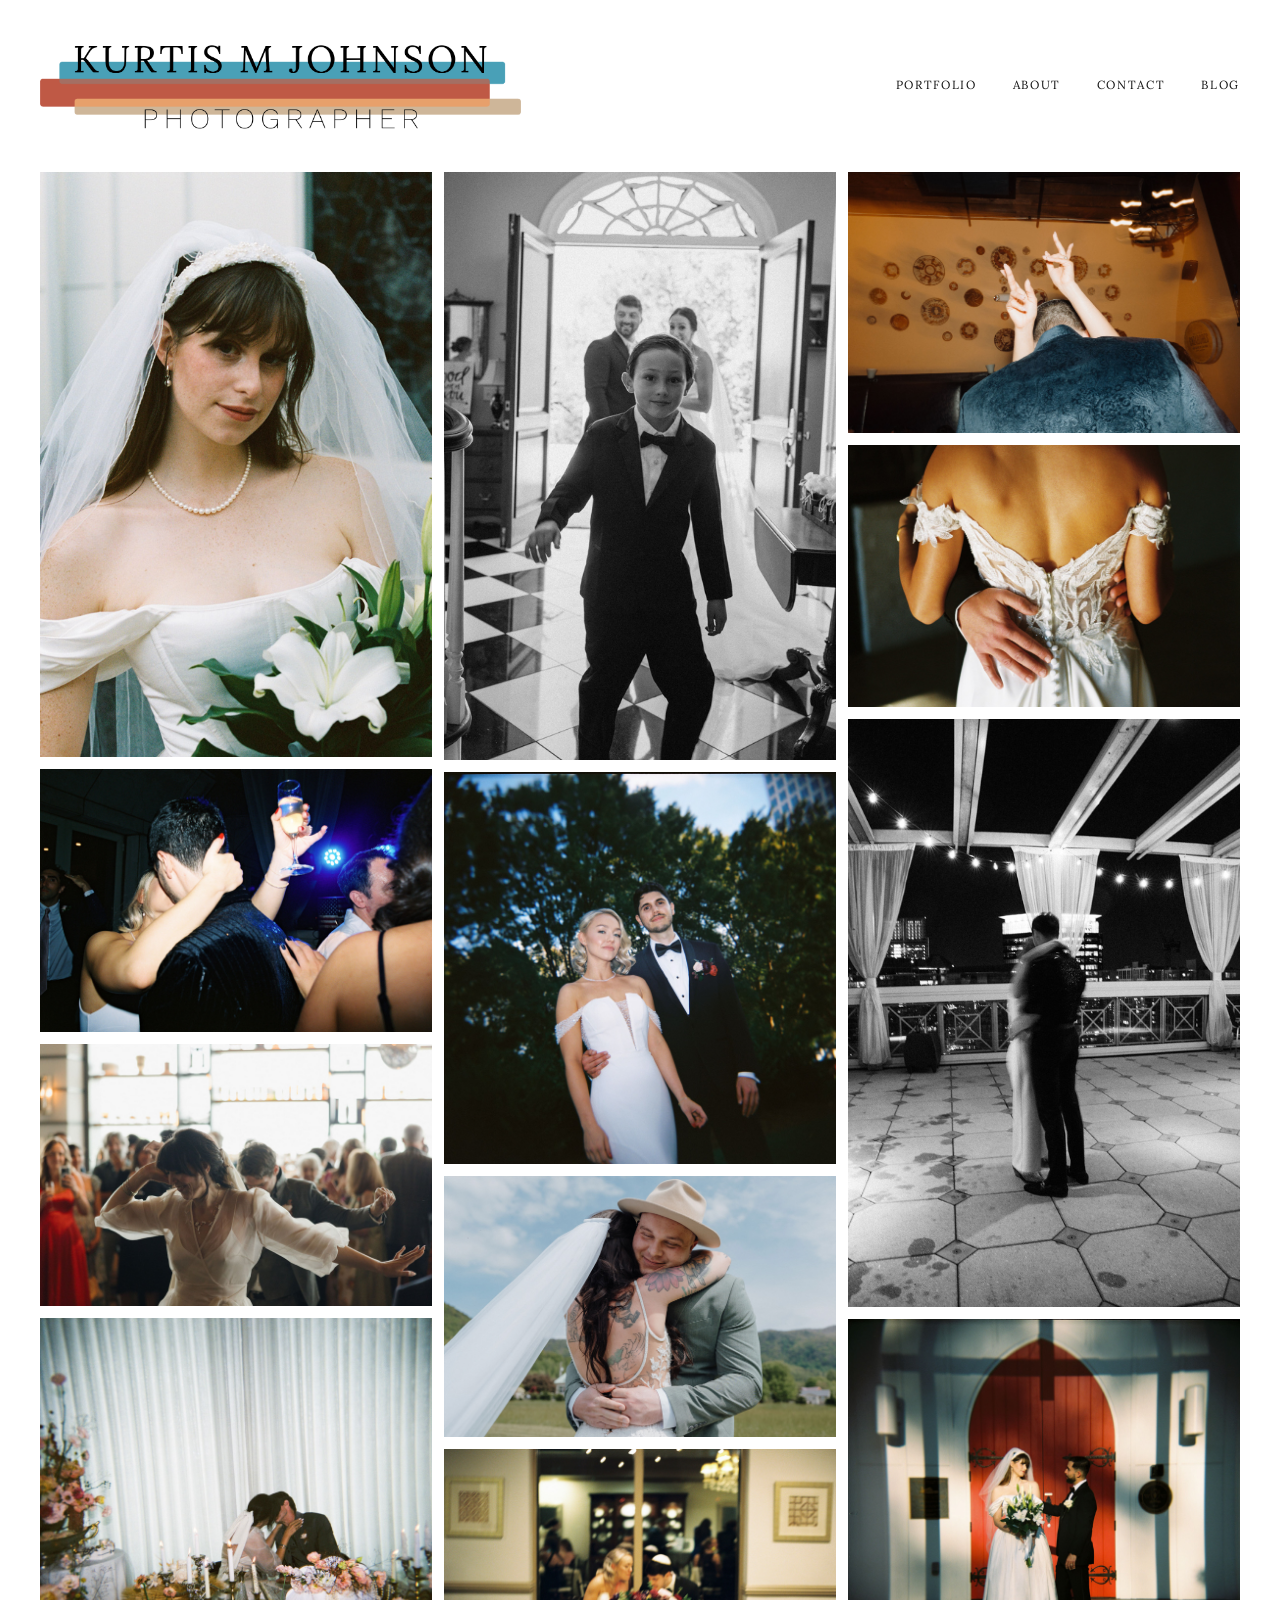
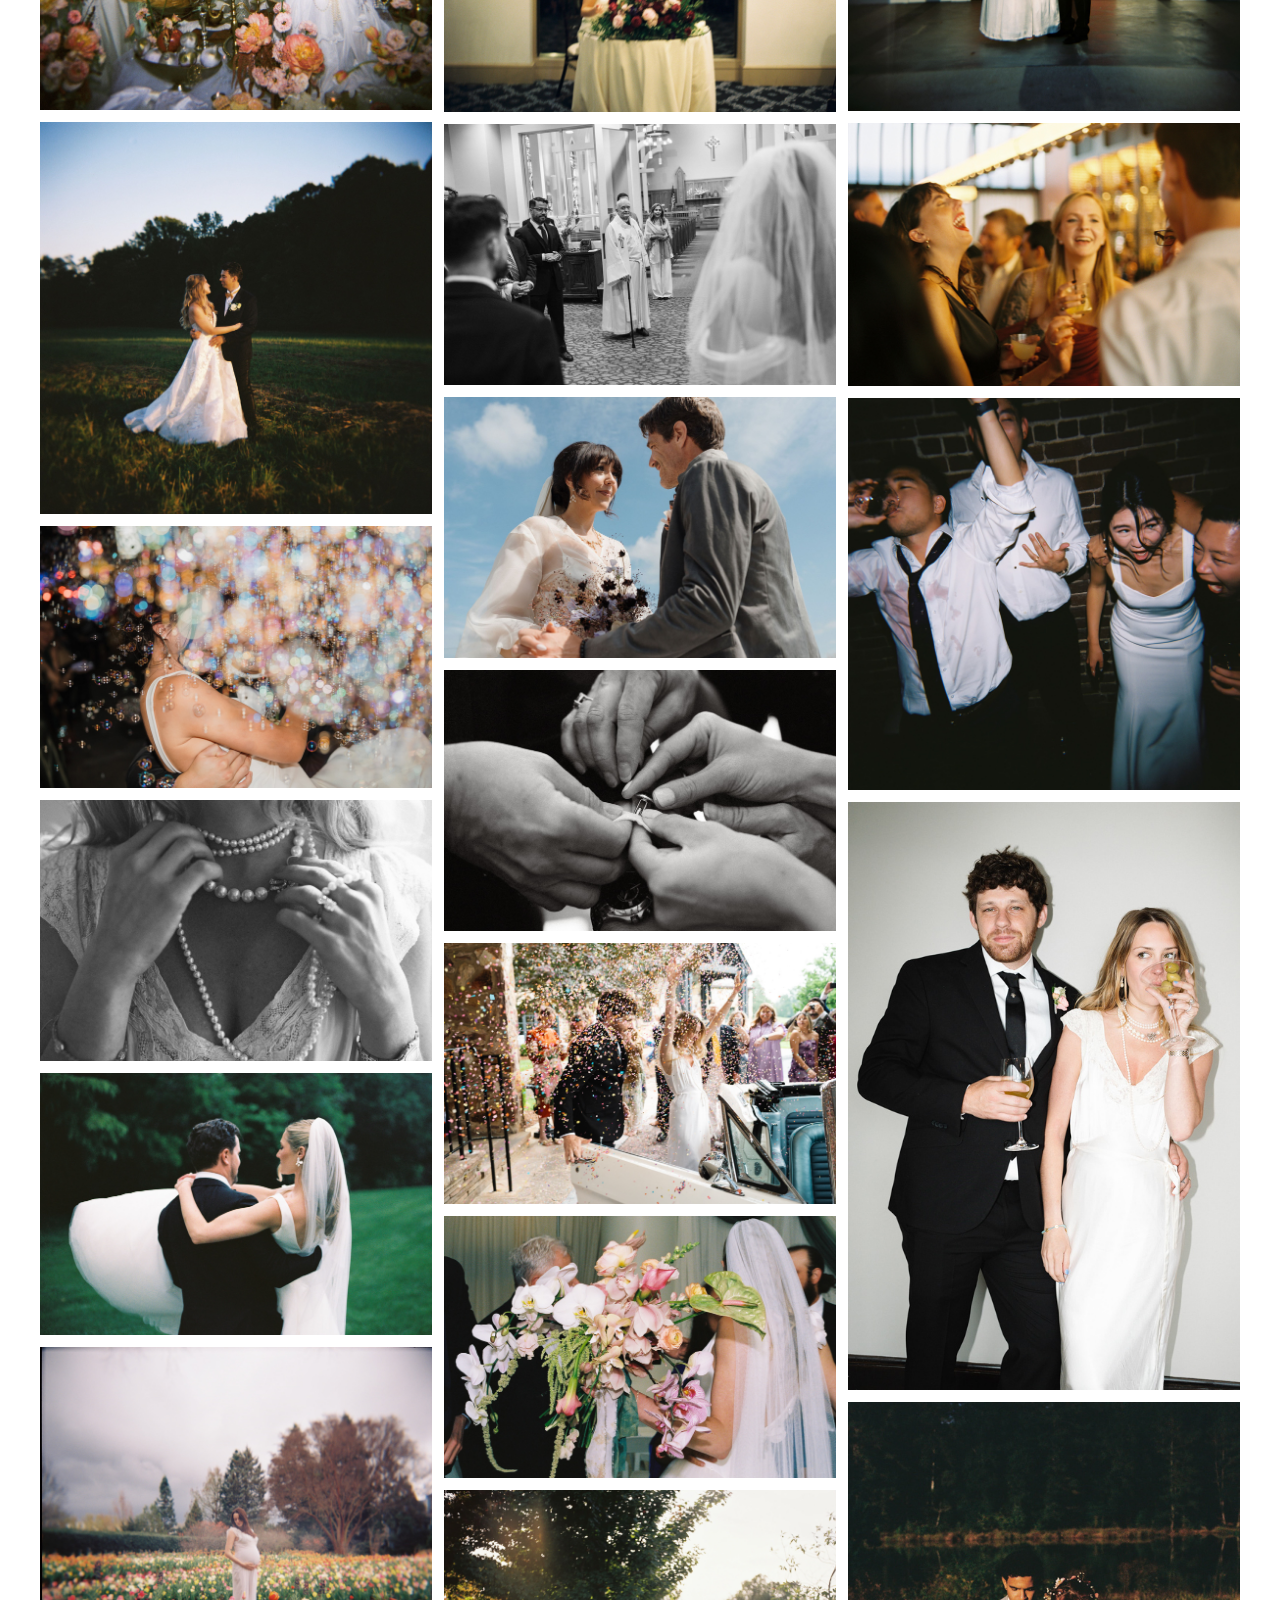
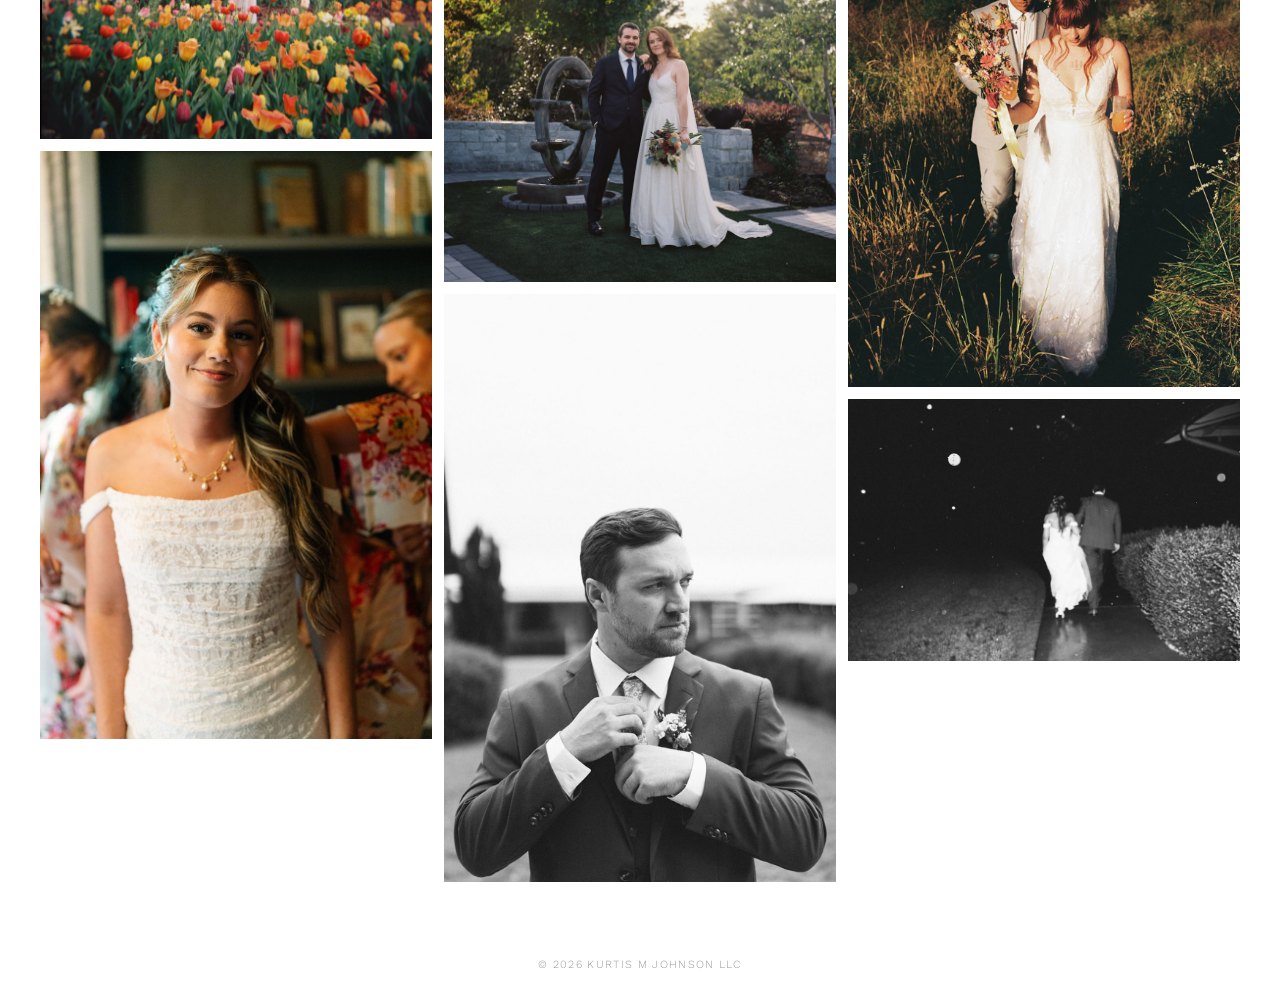
<file: index.html>
<!DOCTYPE html>
<html lang="en">
<head>
  <meta charset="UTF-8" />
  <meta name="viewport" content="width=device-width, initial-scale=1.0" />
  <title>KURTIS M JOHNSON</title>
  <link rel="icon" type="image/png" href="images/favicon.png" />
  <link rel="stylesheet" href="style.css" />
</head>
<body>

  <header>
    <div class="header-inner">
      <div class="logo">
        <a href="index.html"><img src="images/logo.png" alt="Kurtis Johnson Photography" /></a>
      </div>
      <button class="nav-toggle" aria-label="Toggle navigation">
        <span></span><span></span><span></span>
      </button>
      <nav id="main-nav">
        <a href="index.html">Portfolio</a>
        <a href="about.html">About</a>
        <a href="contact.html">Contact</a>
        <a href="https://deserthermits.substack.com/" target="_blank">Blog</a>
      </nav>
    </div>
  </header>

  <main>
    <div class="gallery">
      <div class="gallery-item"><img loading="lazy" src="images/photo2.JPG" srcset="images/photo-small-2.jpg 600w, images/photo2.JPG 1800w" sizes="(max-width: 768px) 100vw, (max-width: 1200px) 50vw, 33vw" alt="Bride dancing joyfully at wedding reception with guests in the background" /></div>
      <div class="gallery-item"><img loading="lazy" src="images/photo8.JPG" srcset="images/photo-small-8.jpg 600w, images/photo8.JPG 1800w" sizes="(max-width: 768px) 100vw, (max-width: 1200px) 50vw, 33vw" alt="Bride and groom posing with champagne glasses at their wedding reception" /></div>
      <div class="gallery-item"><img loading="lazy" src="images/photo13.JPG" srcset="images/photo-small-13.jpg 600w, images/photo13.JPG 1800w" sizes="(max-width: 768px) 100vw, (max-width: 1200px) 50vw, 33vw" alt="Bride and groom standing before a red arched church door at night, film photography" /></div>
      <div class="gallery-item"><img loading="lazy" src="images/photo1.JPG" srcset="images/photo-small-1.jpg 600w, images/photo1.JPG 1800w" sizes="(max-width: 768px) 100vw, (max-width: 1200px) 50vw, 33vw" alt="Bride and groom sharing a tender moment against a blue sky, bride holding dark floral bouquet" /></div>
      <div class="gallery-item"><img loading="lazy" src="images/photo3.JPG" srcset="images/photo-small-3.jpg 600w, images/photo3.JPG 1800w" sizes="(max-width: 768px) 100vw, (max-width: 1200px) 50vw, 33vw" alt="Bride and groom stealing a kiss at their sweetheart table surrounded by candlelight and lush floral arrangements" /></div>
      <div class="gallery-item"><img loading="lazy" src="images/photo4.JPG" srcset="images/photo-small-4.jpg 600w, images/photo4.JPG 1800w" sizes="(max-width: 768px) 100vw, (max-width: 1200px) 50vw, 33vw" alt="Wedding guests celebrating energetically on the dance floor" /></div>
      <div class="gallery-item"><img loading="lazy" src="images/photo5.JPG" srcset="images/photo-small-5.jpg 600w, images/photo5.JPG 1800w" sizes="(max-width: 768px) 100vw, (max-width: 1200px) 50vw, 33vw" alt="Close-up of hands fastening a cufflink before the ceremony, black and white" /></div>
      <div class="gallery-item"><img loading="lazy" src="images/photo6.JPG" srcset="images/photo-small-6.jpg 600w, images/photo6.JPG 1800w" sizes="(max-width: 768px) 100vw, (max-width: 1200px) 50vw, 33vw" alt="Bride and groom embracing in a shower of colorful bubbles at night" /></div>
      <div class="gallery-item"><img loading="lazy" src="images/photo7.JPG" srcset="images/photo-small-7.jpg 600w, images/photo7.JPG 1800w" sizes="(max-width: 768px) 100vw, (max-width: 1200px) 50vw, 33vw" alt="Groom in a tan hat embracing tattooed bride with veil flowing in a mountain meadow" /></div>
      <div class="gallery-item"><img loading="lazy" src="images/photo9.JPG" srcset="images/photo-small-9.jpg 600w, images/photo9.JPG 1800w" sizes="(max-width: 768px) 100vw, (max-width: 1200px) 50vw, 33vw" alt="Bride adjusting layered pearl necklaces, black and white close-up detail shot" /></div>
      <div class="gallery-item"><img loading="lazy" src="images/photo10.JPG" srcset="images/photo-small-10.jpg 600w, images/photo10.JPG 1800w" sizes="(max-width: 768px) 100vw, (max-width: 1200px) 50vw, 33vw" alt="Wedding guests laughing together over cocktails at a warmly lit reception venue" /></div>
      <div class="gallery-item"><img loading="lazy" src="images/photo11.JPG" srcset="images/photo-small-11.jpg 600w, images/photo11.JPG 1800w" sizes="(max-width: 768px) 100vw, (max-width: 1200px) 50vw, 33vw" alt="Bride and groom making a grand exit through a cloud of colorful confetti" /></div>
      <div class="gallery-item"><img loading="lazy" src="images/photo12.JPG" srcset="images/photo-small-12.jpg 600w, images/photo12.JPG 1800w" sizes="(max-width: 768px) 100vw, (max-width: 1200px) 50vw, 33vw" alt="Bride portrait in veil and pearl necklace holding white lily bouquet" /></div>
      <div class="gallery-item"><img loading="lazy" src="images/photo14.JPG" srcset="images/photo-small-14.jpg 600w, images/photo14.JPG 1800w" sizes="(max-width: 768px) 100vw, (max-width: 1200px) 50vw, 33vw" alt="Bride and groom portrait in an urban park at golden hour" /></div>
      <div class="gallery-item"><img loading="lazy" src="images/photo15.JPG" srcset="images/photo-small-15.jpg 600w, images/photo15.JPG 1800w" sizes="(max-width: 768px) 100vw, (max-width: 1200px) 50vw, 33vw" alt="Bride and guests dancing at a lively wedding reception under blue stage lights" /></div>
      <div class="gallery-item"><img loading="lazy" src="images/photo16.JPG" srcset="images/photo-small-16.jpg 600w, images/photo16.JPG 1800w" sizes="(max-width: 768px) 100vw, (max-width: 1200px) 50vw, 33vw" alt="Couple sharing a slow dance on a rooftop terrace with a city skyline at night, black and white" /></div>
      <div class="gallery-item"><img loading="lazy" src="images/photo17.JPG" srcset="images/photo-small-17.jpg 600w, images/photo17.JPG 1800w" sizes="(max-width: 768px) 100vw, (max-width: 1200px) 50vw, 33vw" alt="Bride and groom sharing a quiet moment at their sweetheart table, film photography" /></div>
      <div class="gallery-item"><img loading="lazy" src="images/photo18.JPG" srcset="images/photo-small-18.jpg 600w, images/photo18.JPG 1800w" sizes="(max-width: 768px) 100vw, (max-width: 1200px) 50vw, 33vw" alt="Groom carrying bride in his arms on a lush green lawn, viewed from behind" /></div>
      <div class="gallery-item"><img loading="lazy" src="images/photo19.JPG" srcset="images/photo-small-19.jpg 600w, images/photo19.JPG 1800w" sizes="(max-width: 768px) 100vw, (max-width: 1200px) 50vw, 33vw" alt="Bride and groom walking away together on a garden path at night, black and white" /></div>
      <div class="gallery-item"><img loading="lazy" src="images/photo20.JPG" srcset="images/photo-small-20.jpg 600w, images/photo20.JPG 1800w" sizes="(max-width: 768px) 100vw, (max-width: 1200px) 50vw, 33vw" alt="Bride smiling warmly while bridesmaids help her get ready" /></div>
      <div class="gallery-item"><img loading="lazy" src="images/photo21.JPG" srcset="images/photo-small-21.jpg 600w, images/photo21.JPG 1800w" sizes="(max-width: 768px) 100vw, (max-width: 1200px) 50vw, 33vw" alt="Groom adjusting his boutonniere outdoors, black and white portrait" /></div>
      <div class="gallery-item"><img loading="lazy" src="images/photo22.JPG" srcset="images/photo-small-22.jpg 600w, images/photo22.JPG 1800w" sizes="(max-width: 768px) 100vw, (max-width: 1200px) 50vw, 33vw" alt="Bride and groom portrait at sunset in a garden with a stone fountain" /></div>
      <div class="gallery-item"><img loading="lazy" src="images/photo23.JPG" srcset="images/photo-small-23.jpg 600w, images/photo23.JPG 1800w" sizes="(max-width: 768px) 100vw, (max-width: 1200px) 50vw, 33vw" alt="Bride walking down the church aisle toward the officiant, black and white" /></div>
      <div class="gallery-item"><img loading="lazy" src="images/photo24.JPG" srcset="images/photo-small-24.jpg 600w, images/photo24.JPG 1800w" sizes="(max-width: 768px) 100vw, (max-width: 1200px) 50vw, 33vw" alt="Young ring bearer in tuxedo leading the way as bride and groom arrive, black and white" /></div>
      <div class="gallery-item"><img loading="lazy" src="images/photo25.JPG" srcset="images/photo-small-25.jpg 600w, images/photo25.JPG 1800w" sizes="(max-width: 768px) 100vw, (max-width: 1200px) 50vw, 33vw" alt="Bride and groom embracing at twilight in an open field with trees silhouetted behind them" /></div>
      <div class="gallery-item"><img loading="lazy" src="images/photo26.JPG" srcset="images/photo-small-26.jpg 600w, images/photo26.JPG 1800w" sizes="(max-width: 768px) 100vw, (max-width: 1200px) 50vw, 33vw" alt="Bride and groom walking through tall golden grass at sunset, bride wearing flower crown" /></div>
      <div class="gallery-item"><img loading="lazy" src="images/photo27.JPG" srcset="images/photo-small-27.jpg 600w, images/photo27.JPG 1800w" sizes="(max-width: 768px) 100vw, (max-width: 1200px) 50vw, 33vw" alt="Expectant mother in a white gown standing in a vibrant tulip field" /></div>
      <div class="gallery-item"><img loading="lazy" src="images/photo28.JPG" srcset="images/photo-small-28.jpg 600w, images/photo28.JPG 1800w" sizes="(max-width: 768px) 100vw, (max-width: 1200px) 50vw, 33vw" alt="Father embracing bride through an oversized orchid and tropical flower bouquet" /></div>
      <div class="gallery-item"><img loading="lazy" src="images/photo29.JPG" srcset="images/photo-small-29.jpg 600w, images/photo29.JPG 1800w" sizes="(max-width: 768px) 100vw, (max-width: 1200px) 50vw, 33vw" alt="Overhead view of couple at a reception, bride flashing a peace sign with rings visible" /></div>
      <div class="gallery-item"><img loading="lazy" src="images/photo30.JPG" srcset="images/photo-small-30.jpg 600w, images/photo30.JPG 1800w" sizes="(max-width: 768px) 100vw, (max-width: 1200px) 50vw, 33vw" alt="Close-up detail of groom's hands resting on bride's back, highlighting the intricate lace and floral appliqué of her wedding dress" /></div>
    </div>
  </main>

  <footer>
    <p>&copy; 2026 KURTIS M JOHNSON LLC</p>
  </footer>

  <script>
    // Hamburger menu
    const toggle = document.querySelector('.nav-toggle');
    const nav = document.getElementById('main-nav');
    toggle.addEventListener('click', () => {
      toggle.classList.toggle('open');
      nav.classList.toggle('open');
    });
  </script>

  <script>
    function runMasonry() {
      const gallery = document.querySelector('.gallery');
      const items = Array.from(gallery.querySelectorAll('.gallery-item'));
      const isMobile = window.innerWidth <= 768;
      const gap = isMobile ? 8 : 12;

      let cols = 3;
      const isLandscape = window.innerWidth > window.innerHeight;
      if (window.innerWidth <= 768 && !isLandscape) cols = 1;
      else if (window.innerWidth <= 768 && isLandscape) cols = 2;
      else if (window.innerWidth <= 900) cols = 2;

      const colWidth = (gallery.offsetWidth - gap * (cols - 1)) / cols;
      const colHeights = Array(cols).fill(0);

      gallery.style.position = 'relative';

      items.forEach(item => {
        // Force correct width before measuring height
        item.style.position = 'absolute';
        item.style.width = colWidth + 'px';
        const shortest = colHeights.indexOf(Math.min(...colHeights));
        item.style.left = (shortest * (colWidth + gap)) + 'px';
        item.style.top = colHeights[shortest] + 'px';
        colHeights[shortest] += item.offsetHeight + gap;
      });

      gallery.style.height = Math.max(...colHeights) + 'px';
    }

    // Wait for all images to load before laying out
    const imgs = Array.from(document.querySelectorAll('.gallery-item img'));
    let loaded = 0;
    function onLoad() {
      loaded++;
      if (loaded === imgs.length) runMasonry();
    }
    imgs.forEach(img => {
      if (img.complete) onLoad();
      else { img.addEventListener('load', onLoad); img.addEventListener('error', onLoad); }
    });

    // Recalculate masonry when lazy-loaded images load
    imgs.forEach(img => {
      img.addEventListener('load', () => {
        runMasonry();
      });
    });

    // Debounce resize so masonry waits for the browser to fully reflow
    let resizeTimer;
    window.addEventListener('resize', () => {
      clearTimeout(resizeTimer);
      resizeTimer = setTimeout(runMasonry, 150);
    });
  </script>

</body>
</html>
</file>
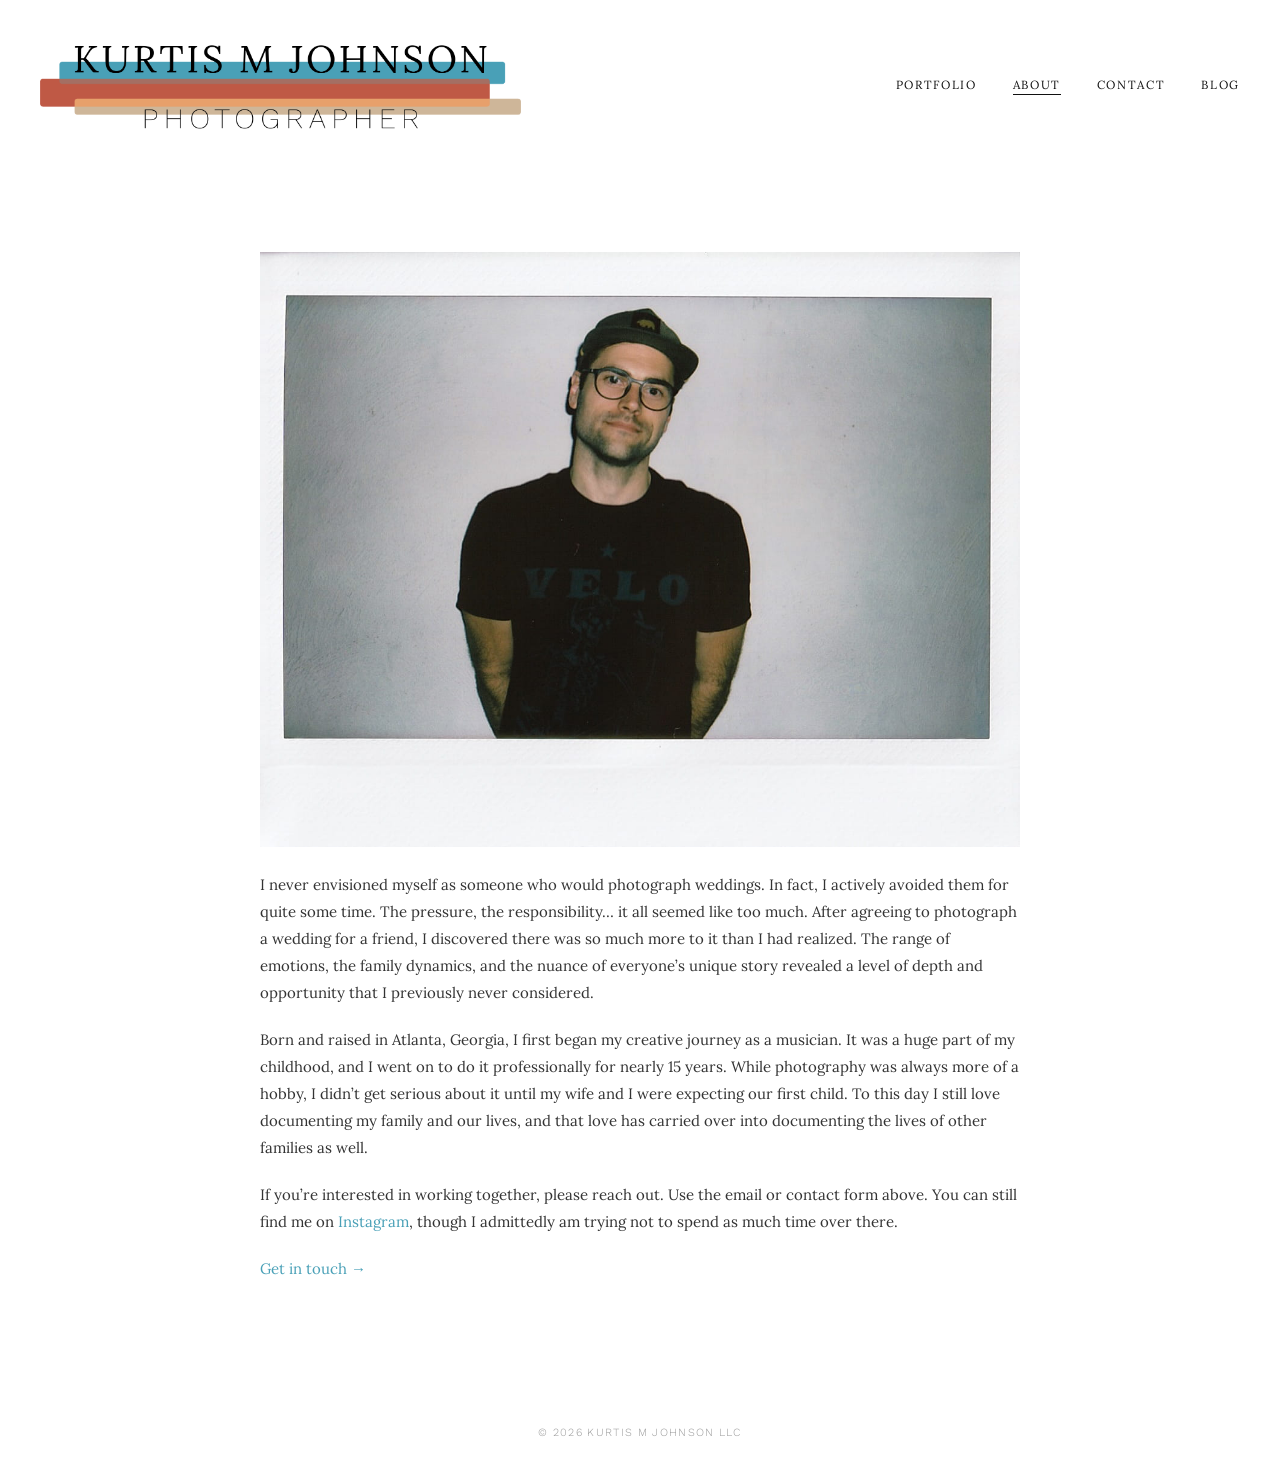
<file: about.html>
<!DOCTYPE html>
<html lang="en">
<head>
  <meta charset="UTF-8" />
  <meta name="viewport" content="width=device-width, initial-scale=1.0" />
  <title>About | KURTIS M JOHNSON</title>
  <link rel="icon" type="image/png" href="images/favicon.png" />
  <link rel="stylesheet" href="style.css" />
</head>
<body>

  <header>
    <div class="header-inner">
      <div class="logo">
        <a href="index.html"><img src="images/logo.png" alt="Kurtis Johnson Photography" /></a>
      </div>
      <button class="nav-toggle" aria-label="Toggle navigation">
        <span></span><span></span><span></span>
      </button>
      <nav id="main-nav">
        <a href="index.html">Portfolio</a>
        <a href="about.html" class="active">About</a>
        <a href="contact.html">Contact</a>
        <a href="https://deserthermits.substack.com/" target="_blank">Blog</a>
      </nav>
    </div>
  </header>

  <main>
    <div class="page-content">
      
      <div class="about-photo">
        <img src="images/about.jpg" alt="Kurtis Johnson" />
      </div>
      <p>
        I never envisioned myself as someone who would photograph weddings. In fact, I actively avoided them for quite some time. The pressure, the responsibility… it all seemed like too much. After agreeing to photograph a wedding for a friend, I discovered there was so much more to it than I had realized. The range of emotions, the family dynamics, and the nuance of everyone’s unique story revealed a level of depth and opportunity that I previously never considered.
      </p>
      <p>
        Born and raised in Atlanta, Georgia, I first began my creative journey as a musician. It was a huge part of my childhood, and I went on to do it professionally for nearly 15 years. While photography was always more of a hobby, I didn’t get serious about it until my wife and I were expecting our first child. To this day I still love documenting my family and our lives, and that love has carried over into documenting the lives of other families as well.
      </p>
      <p>
        If you’re interested in working together, please reach out. Use the email or contact form above. You can still find me on <a href="https://www.instagram.com/kurtismjohnson/" target="_blank">Instagram</a>, though I admittedly am trying not to spend as much time over there.
      </p>
      <p>
        <a href="contact.html">Get in touch &rarr;</a>
      </p>
    </div>
  </main>

  <footer>
    <p>&copy; 2026 KURTIS M JOHNSON LLC</p>
  </footer>

  <script>
    const toggle = document.querySelector('.nav-toggle');
    const nav = document.getElementById('main-nav');
    toggle.addEventListener('click', () => {
      toggle.classList.toggle('open');
      nav.classList.toggle('open');
    });
  </script>
</body>
</html>
</file>
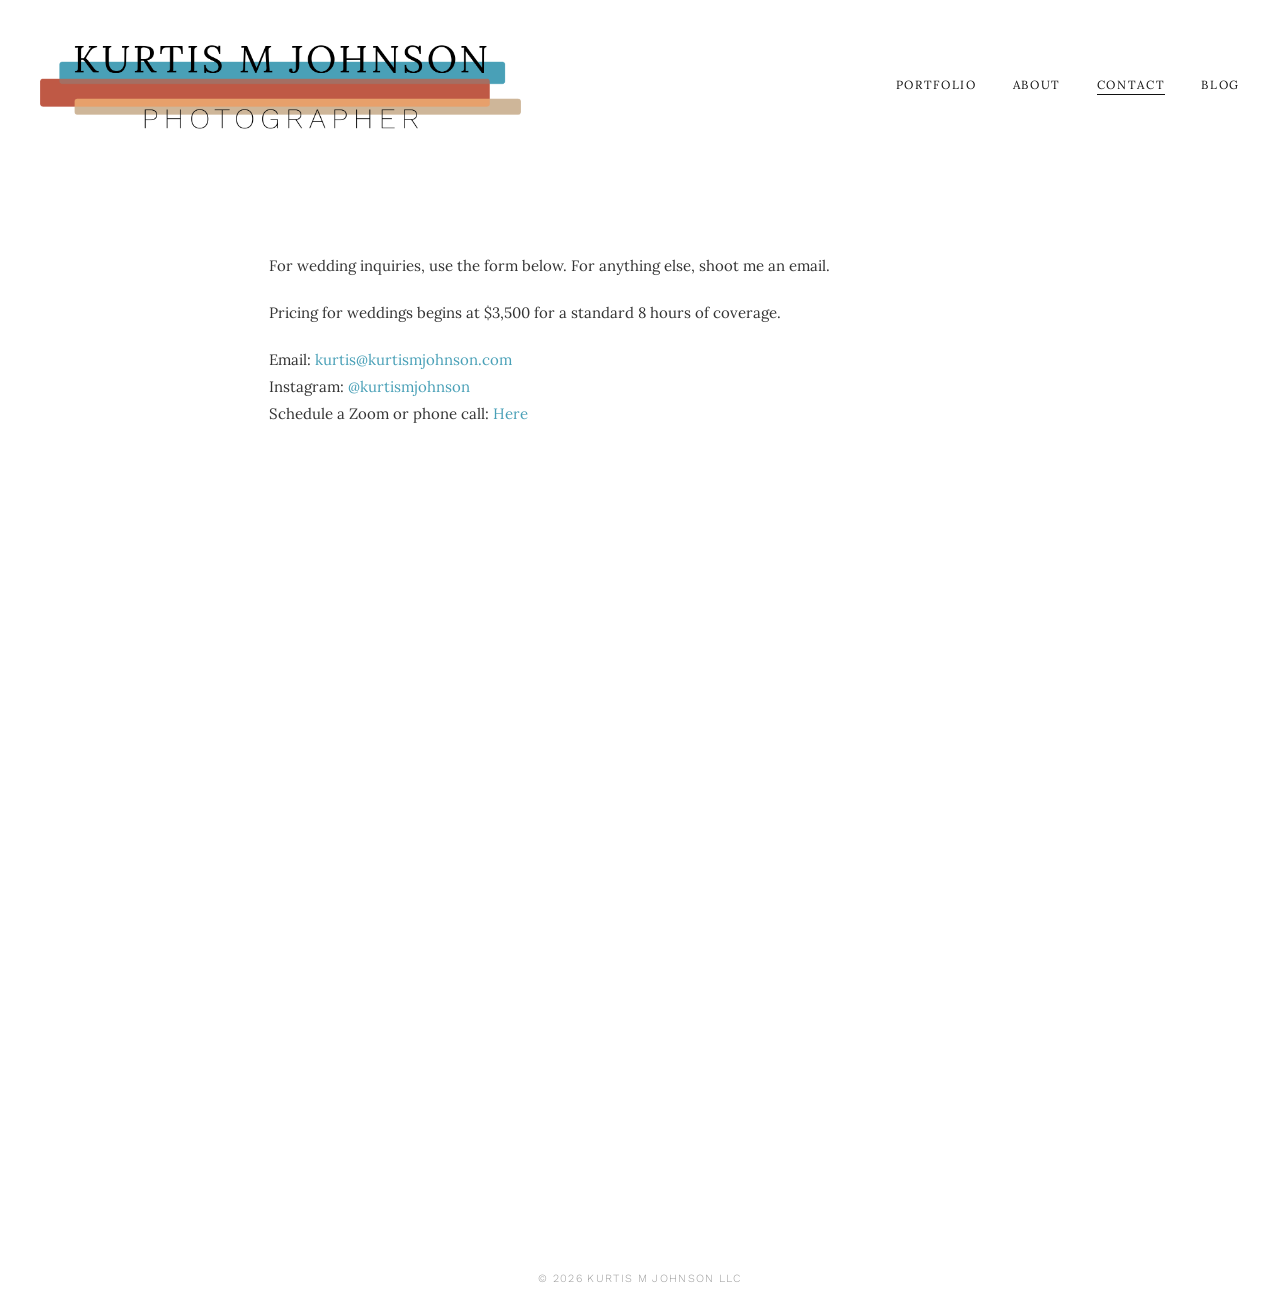
<file: contact.html>
<!DOCTYPE html>
<html lang="en">
<head>
  <meta charset="UTF-8" />
  <meta name="viewport" content="width=device-width, initial-scale=1.0" />
  <title>Contact | KURTIS M JOHNSON</title>
  <link rel="icon" type="image/png" href="images/favicon.png" />
  <link rel="stylesheet" href="style.css" />
</head>
<body>

  <header>
    <div class="header-inner">
      <div class="logo">
        <a href="index.html"><img src="images/logo.png" alt="Kurtis Johnson Photography" /></a>
      </div>
      <button class="nav-toggle" aria-label="Toggle navigation">
        <span></span><span></span><span></span>
      </button>
      <nav id="main-nav">
        <a href="index.html">Portfolio</a>
        <a href="about.html">About</a>
        <a href="contact.html" class="active">Contact</a>
        <a href="https://deserthermits.substack.com/" target="_blank">Blog</a>
      </nav>
    </div>
  </header>

  <main>
    <div class="page-content">

      <p class="contact-text">For wedding inquiries, use the form below. For anything else, shoot me an email.</p>

      <div class="contact-details">
        <p>Pricing for weddings begins at $3,500 for a standard 8 hours of coverage.
        </p>

        <p>
          Email: <a href="mailto:kurtis@kurtismjohnson.com">kurtis@kurtismjohnson.com</a><br>
          Instagram: <a href="https://www.instagram.com/kurtismjohnson/" target="_blank">@kurtismjohnson</a><br>
          Schedule a Zoom or phone call: <a href="https://cal.com/kurtismjohnson/30min?user=kurtismjohnson&ref=kurtismjohnson.com&overlayCalendar=true" target="_blank" class="schedule-link">Here</a>
        </p>
      </div>

      <iframe data-tally-src="https://tally.so/embed/mBjNL5?alignLeft=1&hideTitle=1&transparentBackground=1&dynamicHeight=1" loading="lazy" width="100%" height="667" frameborder="0" marginheight="0" marginwidth="0" title="Contact form
"></iframe>
<script>var d=document,w="https://tally.so/widgets/embed.js",v=function(){"undefined"!=typeof Tally?Tally.loadEmbeds():d.querySelectorAll("iframe[data-tally-src]:not([src])").forEach((function(e){e.src=e.dataset.tallySrc}))};if("undefined"!=typeof Tally)v();else if(d.querySelector('script[src="'+w+'"]')==null){var s=d.createElement("script");s.src=w,s.onload=v,s.onerror=v,d.body.appendChild(s);}</script>
    </div>
  </main>

  <footer>
    <p>&copy; 2026 KURTIS M JOHNSON LLC</p>
  </footer>

  <script>
    const toggle = document.querySelector('.nav-toggle');
    const nav = document.getElementById('main-nav');
    toggle.addEventListener('click', () => {
      toggle.classList.toggle('open');
      nav.classList.toggle('open');
    });
  </script>
</body>
</html>
</file>
<file: style.css>
@import url('https://fonts.googleapis.com/css2?family=Lora:ital,wght@0,400;0,500;0,600;1,400&family=Work+Sans:wght@300;400;500&display=swap');

*, *::before, *::after {
  box-sizing: border-box;
  margin: 0;
  padding: 0;
}

body {
  background: #fff;
  color: #111;
  font-family: 'Lora', Georgia, serif;
  min-height: 100vh;
  display: flex;
  flex-direction: column;
}

/* ── Header ── */
header {
  padding: 24px 40px;
  position: sticky;
  top: 0;
  background: #fff;
  z-index: 100;
  position: relative;
}

.header-inner {
  max-width: 1400px;
  margin: 0 auto;
  display: flex;
  align-items: center;
  justify-content: space-between;
}

.logo img {
  height: 120px;
  width: auto;
}

.logo-text {
  font-size: 1.4rem;
  font-weight: 400;
  letter-spacing: 0.12em;
  text-transform: uppercase;
  color: #111;
}

nav {
  display: flex;
  gap: 36px;
}

/* ── Hamburger button (hidden on desktop) ── */
.nav-toggle {
  display: none;
  flex-direction: column;
  justify-content: center;
  gap: 5px;
  background: none;
  border: none;
  cursor: pointer;
  padding: 4px;
}

.nav-toggle span {
  display: block;
  width: 24px;
  height: 2px;
  background: #111;
  transition: all 0.25s;
  transform-origin: center;
}

/* Animate to X when open */
.nav-toggle.open span:nth-child(1) { transform: translateY(7px) rotate(45deg); }
.nav-toggle.open span:nth-child(2) { opacity: 0; }
.nav-toggle.open span:nth-child(3) { transform: translateY(-7px) rotate(-45deg); }

nav a {
  text-decoration: none;
  color: #111;
  font-family: 'Lora', Georgia, serif;
  font-size: calc(0.8rem - 1px);
  letter-spacing: 0.14em;
  text-transform: uppercase;
  padding-bottom: 2px;
  border-bottom: 1px solid transparent;
  transition: border-color 0.2s;
}

nav a:hover,
nav a.active {
  border-bottom-color: #111;
}

/* ── Gallery ── */
main {
  flex: 1;
  padding: 0 40px 40px;
}

.gallery {
  max-width: 1400px;
  margin: 0 auto;
  position: relative;
}

.gallery-item {
  position: absolute;
  overflow: hidden;
}

.gallery-item img {
  display: block;
  width: 100%;
  height: auto;
  transition: opacity 0.3s;
}

.gallery-item img:hover {
  opacity: 0.88;
}

/* ── About layout ── */
.about-layout {
  display: flex;
  gap: 48px;
  align-items: flex-start;
}

.about-photo {
  flex: 0 0 340px;
  margin-bottom: 24px;
}

.about-photo img {
  display: block;
  width: 100%;
  height: auto;
}

.about-text {
  flex: 1;
}

@media (max-width: 720px) {
  .about-layout {
    flex-direction: column;
    gap: 28px;
  }

  .about-photo {
    flex: none;
    width: 100%;
  }
}

/* ── Inner pages ── */
.page-content {
  max-width: 840px;
  margin: 80px auto;
  padding: 0 40px;
  line-height: 1.8;
}

.page-content h1 {
  font-size: calc(1.6rem - 1px);
  font-weight: 400;
  letter-spacing: 0.08em;
  text-transform: uppercase;
  margin-bottom: 32px;
}

.page-content p {
  font-size: calc(1rem - 1px);
  color: #333;
  margin-bottom: 20px;
}

.page-content a {
  color: #49a0b7;
  text-decoration: none;
  border-bottom: 1px solid transparent;
  transition: border-color 0.2s;
}

.page-content a:hover {
  border-bottom-color: #49a0b7;
}

/* Contact details */
.contact-text,
.contact-details {
  padding-left: 9px;
}

.contact-details {
  margin: 0 0 5px;
  display: flex;
  flex-direction: column;
  gap: 0;
}

/* Contact form */
.contact-form {
  display: flex;
  flex-direction: column;
  gap: 16px;
  margin-top: 32px;
}

.contact-form label {
  font-family: 'Work Sans', sans-serif;
  font-size: 0.75rem;
  letter-spacing: 0.1em;
  text-transform: uppercase;
  display: flex;
  flex-direction: column;
  gap: 6px;
}

.contact-form input,
.contact-form textarea {
  font-family: inherit;
  font-size: 0.95rem;
  border: 1px solid #ccc;
  padding: 10px 12px;
  outline: none;
  transition: border-color 0.2s;
  background: #fff;
  color: #111;
  width: 100%;
}

.contact-form input:focus,
.contact-form textarea:focus {
  border-color: #111;
}

.contact-form textarea {
  min-height: 140px;
  resize: vertical;
}

.contact-form button {
  align-self: flex-start;
  background: #111;
  color: #fff;
  border: none;
  padding: 12px 32px;
  font-family: 'Work Sans', sans-serif;
  font-size: 0.75rem;
  letter-spacing: 0.14em;
  text-transform: uppercase;
  cursor: pointer;
  transition: background 0.2s;
}

.contact-form button:hover {
  background: #444;
}

/* ── Footer ── */
footer {
  padding: 24px 40px;
  text-align: center;
  font-family: 'Work Sans', sans-serif;
  font-weight: 300;
  font-size: calc(0.75rem - 1px);
  letter-spacing: 0.12em;
  color: #999;
}

/* ── Responsive ── */
@media (max-width: 768px) {
  header {
    padding: 14px 20px;
  }

  .header-inner {
    justify-content: space-between;
    align-items: center;
  }

  .logo img {
    height: 52px;
  }

  .nav-toggle {
    display: flex;
  }

  nav {
    display: none;
    position: absolute;
    top: 100%;
    left: 0;
    right: 0;
    background: #fff;
    border-bottom: 1px solid #e0e0e0;
    flex-direction: column;
    gap: 0;
    padding: 8px 0;
  }

  nav.open {
    display: flex;
  }

  nav a {
    padding: 14px 24px;
    border-bottom: none;
    font-size: calc(0.85rem - 1px);
  }

  nav a:hover {
    background: #f5f5f5;
    border-bottom: none;
  }

  main {
    padding: 12px;
  }

  /* Portrait: single column — masonry JS handles positioning */
  .gallery-item {
    margin-bottom: 10px;
  }
}
</file>
